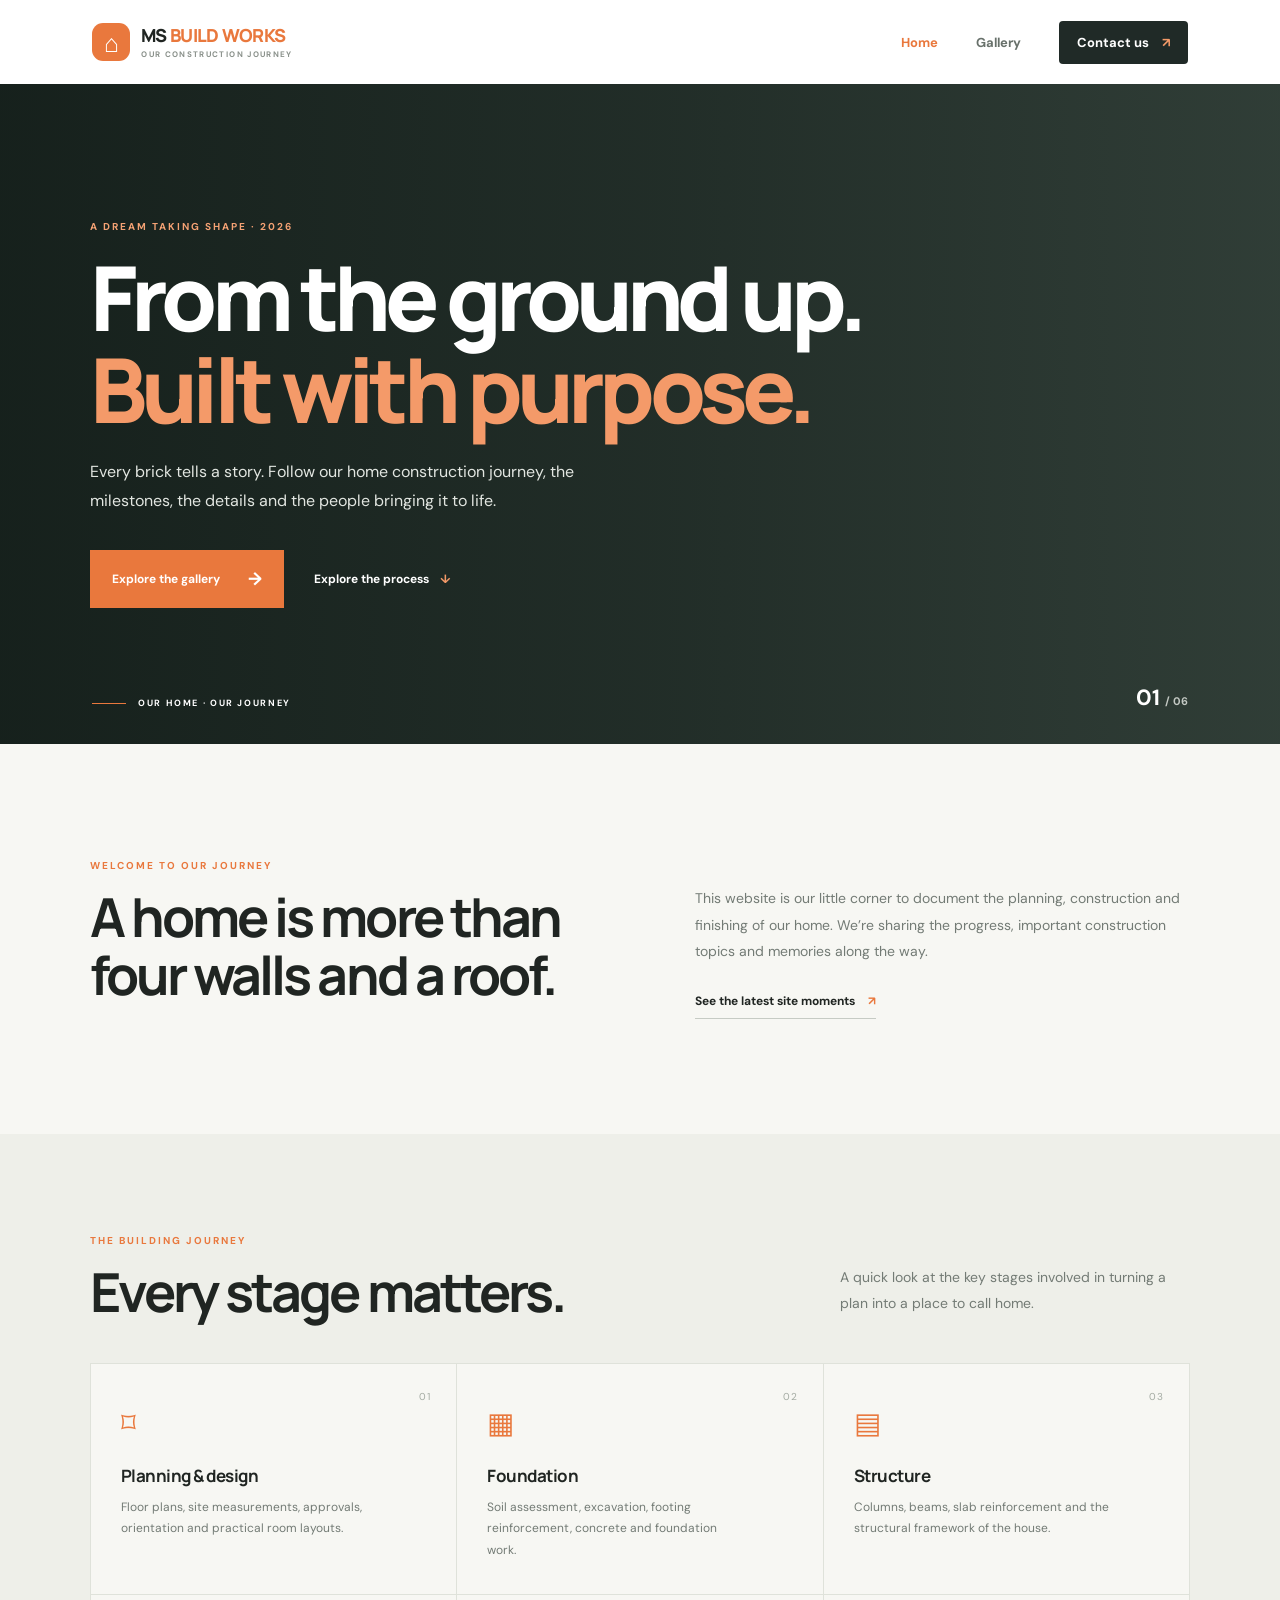
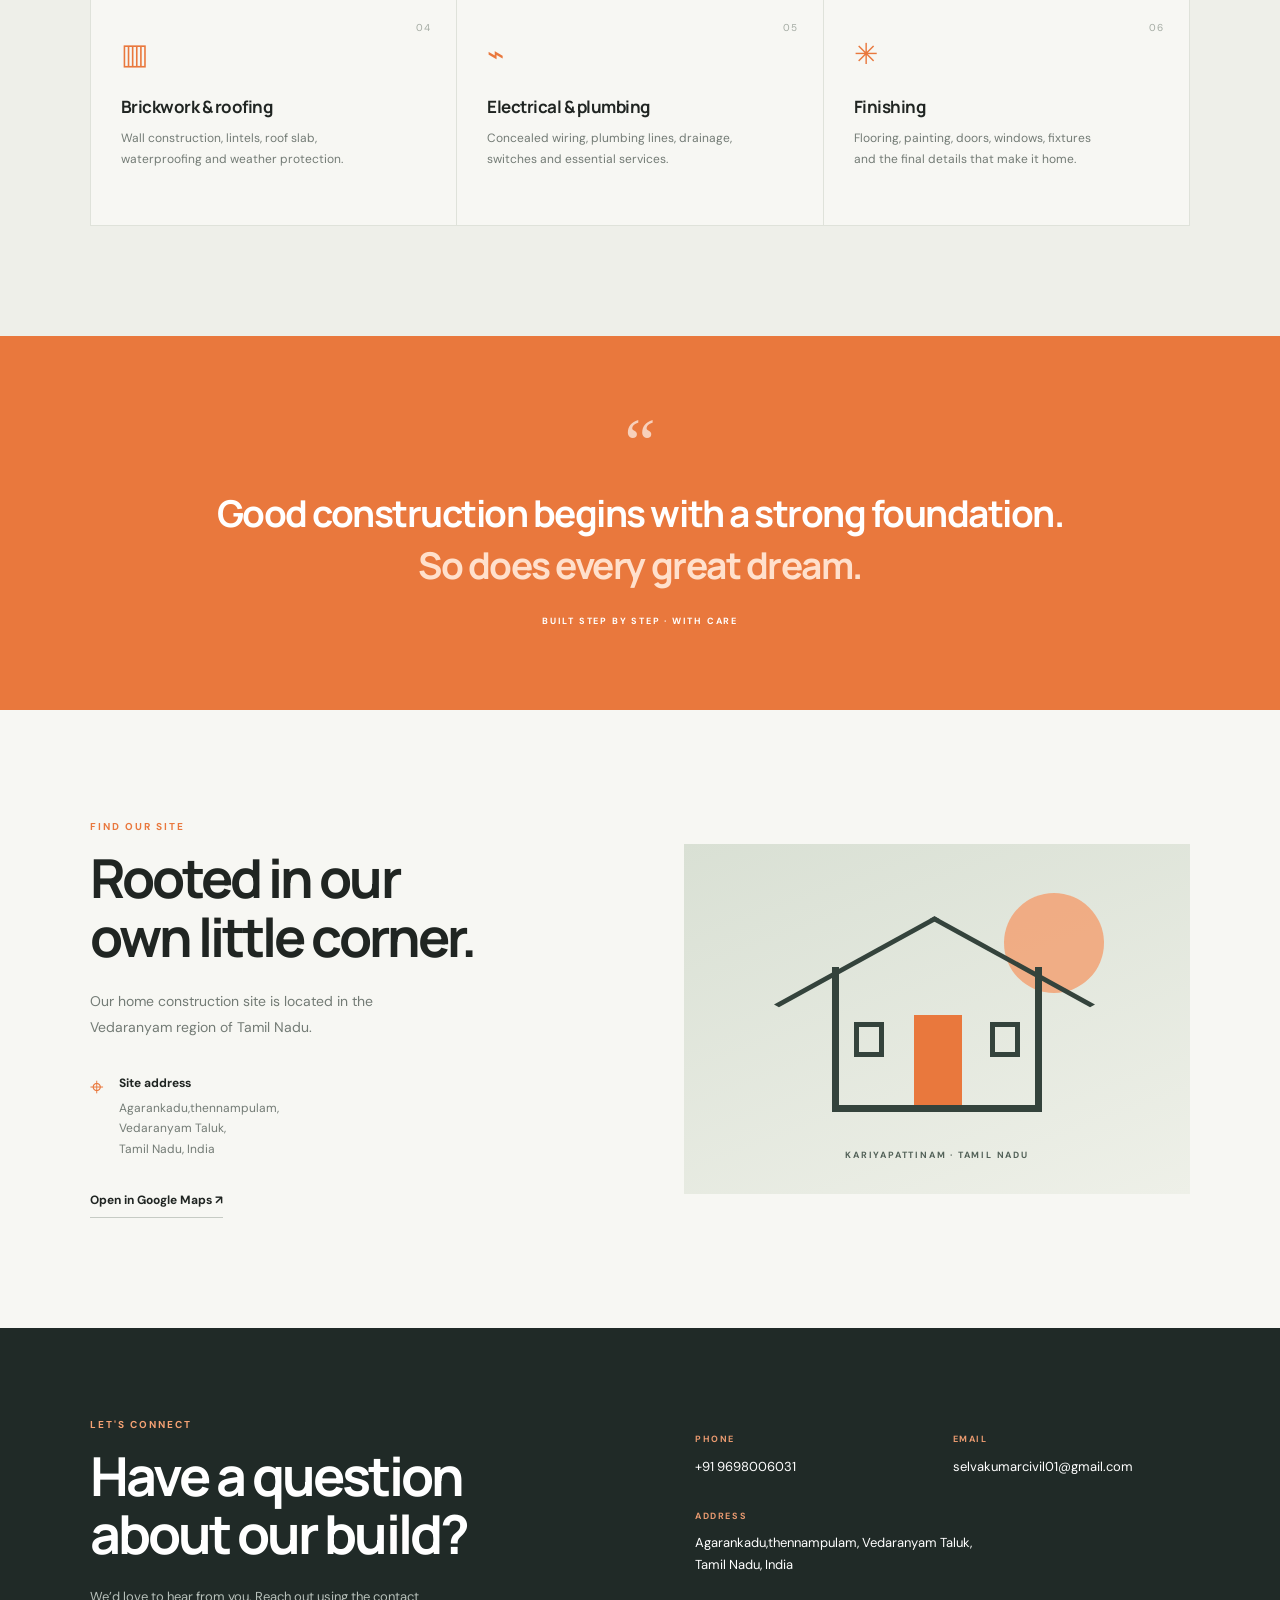
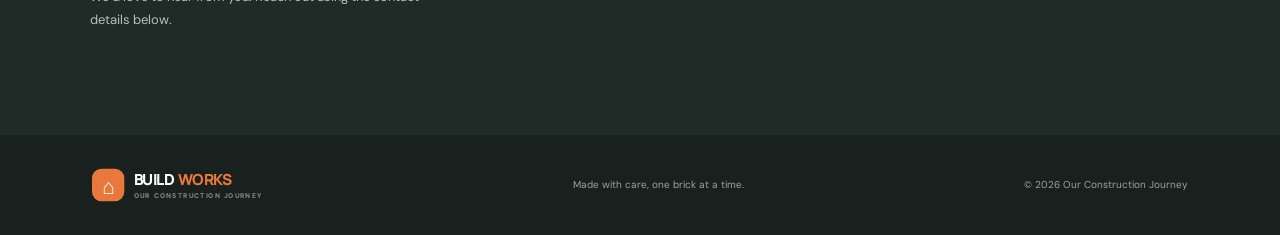
<file: index.html>
<!DOCTYPE html>
<html lang="en">
<head>
  <meta charset="UTF-8">
  <meta name="viewport" content="width=device-width, initial-scale=1.0">
  <meta name="description" content="Follow our home construction journey, from foundation to finishing.">
  <title>MS BUILD WORKS</title>
  <link rel="preconnect" href="https://fonts.googleapis.com">
  <link rel="preconnect" href="https://fonts.gstatic.com" crossorigin>
  <link href="https://fonts.googleapis.com/css2?family=DM+Sans:wght@400;500;600;700&family=Manrope:wght@400;500;600;700;800&display=swap" rel="stylesheet">
  <link rel="stylesheet" href="style.css">
</head>
<body>
  <header class="site-header">
    <a class="brand" href="index.html"><span class="brand-mark">⌂</span><span>MS <span class="brand-accent">BUILD WORKS</span><small>OUR CONSTRUCTION JOURNEY</small></span></a>
    <button class="menu-toggle" aria-label="Open navigation" aria-expanded="false">☰</button>
    <nav class="nav">
      <a class="active" href="index.html">Home</a>
      <a href="gallery.html">Gallery</a>
      <a class="nav-cta" href="#contact">Contact us <span>↗</span></a>
    </nav>
  </header>

  <main>
    <section class="hero">
      <div class="hero-shade"></div>
      <div class="hero-content">
        <p class="eyebrow light">A DREAM TAKING SHAPE · 2026</p>
        <h1>From the ground up.<br><span>Built with purpose.</span></h1>
        <p class="hero-copy">Every brick tells a story. Follow our home construction journey, the milestones, the details and the people bringing it to life.</p>
        <div class="hero-actions">
          <a class="button button-primary" href="gallery.html">Explore the gallery <span>→</span></a>
          <a class="text-link light-link" href="#journey">Explore the process <span>↓</span></a>
        </div>
      </div>
      <div class="hero-caption"><span class="caption-line"></span> OUR HOME · OUR JOURNEY</div>
      <div class="hero-number">01 <span>/ 06</span></div>
    </section>

    <section class="intro section-wrap">
      <div>
        <p class="eyebrow">WELCOME TO OUR JOURNEY</p>
        <h2>A home is more than<br>four walls and a roof.</h2>
      </div>
      <div class="intro-copy">
        <p>This website is our little corner to document the planning, construction and finishing of our home. We’re sharing the progress, important construction topics and memories along the way.</p>
        <a class="underlined-link" href="gallery.html">See the latest site moments <span>↗</span></a>
      </div>
    </section>

    <section class="journey-section" id="journey">
      <div class="section-wrap">
        <div class="section-heading">
          <div><p class="eyebrow">THE BUILDING JOURNEY</p><h2>Every stage matters.</h2></div>
          <p class="muted">A quick look at the key stages involved in turning a plan into a place to call home.</p>
        </div>
        <div class="topic-grid">
          <article class="topic-card"><span class="topic-index">01</span><div class="topic-icon">⌑</div><h3>Planning & design</h3><p>Floor plans, site measurements, approvals, orientation and practical room layouts.</p></article>
          <article class="topic-card"><span class="topic-index">02</span><div class="topic-icon">▦</div><h3>Foundation</h3><p>Soil assessment, excavation, footing reinforcement, concrete and foundation work.</p></article>
          <article class="topic-card"><span class="topic-index">03</span><div class="topic-icon">▤</div><h3>Structure</h3><p>Columns, beams, slab reinforcement and the structural framework of the house.</p></article>
          <article class="topic-card"><span class="topic-index">04</span><div class="topic-icon">▥</div><h3>Brickwork & roofing</h3><p>Wall construction, lintels, roof slab, waterproofing and weather protection.</p></article>
          <article class="topic-card"><span class="topic-index">05</span><div class="topic-icon">⌁</div><h3>Electrical & plumbing</h3><p>Concealed wiring, plumbing lines, drainage, switches and essential services.</p></article>
          <article class="topic-card"><span class="topic-index">06</span><div class="topic-icon">✳</div><h3>Finishing</h3><p>Flooring, painting, doors, windows, fixtures and the final details that make it home.</p></article>
        </div>
      </div>
    </section>

    <section class="quote-band">
      <div class="quote-mark">“</div>
      <blockquote>Good construction begins with a strong foundation.<br><span>So does every great dream.</span></blockquote>
      <p>BUILT STEP BY STEP · WITH CARE</p>
    </section>

    <section class="location-section section-wrap">
      <div class="location-copy">
        <p class="eyebrow">FIND OUR SITE</p>
        <h2>Rooted in our<br>own little corner.</h2>
        <p class="muted">Our home construction site is located in the Vedaranyam region of Tamil Nadu.</p>
        <div class="address-row"><span class="contact-icon">⌖</span><div><strong>Site address</strong><p>Agarankadu,thennampulam,<br> Vedaranyam Taluk,<br>Tamil Nadu, India</p></div></div>
        <a class="underlined-link" href="https://maps.app.goo.gl/EeJBjtd6zs7DAYnk9" target="_blank" rel="noopener">Open in Google Maps ↗</a>
      </div>
      <div class="location-art">
        <div class="location-art-inner"><span class="sun"></span><div class="house-outline"><span></span><i></i><b></b></div><p>KARIYAPATTINAM · TAMIL NADU</p></div>
      </div>
    </section>

    <section class="contact-section" id="contact">
      <div class="section-wrap contact-layout">
        <div><p class="eyebrow light">LET'S CONNECT</p><h2>Have a question<br>about our build?</h2><p class="contact-note">We’d love to hear from you. Reach out using the contact details below.</p></div>
        <div class="contact-details">
          <div><span>PHONE</span><a href="tel:+919698006031">+91 9698006031</a></div>
          <div><span>EMAIL</span><a href="mailto:selvakumarcivil01@gmail.com">selvakumarcivil01@gmail.com</a></div>
          <div><span>ADDRESS</span><p>Agarankadu,thennampulam, Vedaranyam Taluk,<br>Tamil Nadu, India</p></div>
        </div>
      </div>
    </section>
  </main>

  <footer class="footer"><a class="brand footer-brand" href="index.html"><span class="brand-mark">⌂</span><span>BUILD <span class="brand-accent">WORKS</span><small>OUR CONSTRUCTION JOURNEY</small></span></a><p>Made with care, one brick at a time.</p><span>© <span id="year"></span> Our Construction Journey</span></footer>
  <script src="script.js"></script>
</body>
</html>
</file>
<file: style.css>
:root{--ink:#202522;--muted:#737b75;--paper:#f7f7f3;--white:#fff;--orange:#e9783d;--deep:#202a27;--line:#e4e6df}
*{box-sizing:border-box}html{scroll-behavior:smooth}body{margin:0;background:var(--paper);color:var(--ink);font-family:"DM Sans",sans-serif}h1,h2,h3,p,figure{margin-top:0}h1,h2,h3,.brand{font-family:Manrope,sans-serif}h1{font-size:clamp(3rem,7vw,6.4rem);line-height:1.02;letter-spacing:-.065em;font-weight:800;margin:18px 0 24px}h2{font-size:clamp(2.2rem,4.2vw,3.7rem);line-height:1.08;letter-spacing:-.055em;margin:12px 0 0}h3{letter-spacing:-.03em}.site-header{height:84px;padding:0 7.2%;display:flex;align-items:center;justify-content:space-between;background:#fff;position:relative;z-index:5}.brand{display:flex;align-items:center;gap:11px;text-decoration:none;color:var(--ink);font-weight:800;letter-spacing:-.04em;font-size:18px;line-height:1}.brand-mark{display:grid;place-items:center;width:38px;height:38px;background:var(--orange);color:#fff;border-radius:11px;font-size:25px}.brand-accent{color:var(--orange)}.brand small{display:block;font-family:"DM Sans",sans-serif;font-size:8px;letter-spacing:.17em;color:#8a918b;margin-top:6px;font-weight:700}.nav{display:flex;align-items:center;gap:38px}.nav a{font-size:13px;font-weight:700;text-decoration:none;color:#68716b}.nav a.active,.nav a:hover{color:var(--orange)}.nav .nav-cta{background:var(--deep);color:white;padding:13px 18px;border-radius:4px}.nav-cta span{color:#f39a68;margin-left:10px}.menu-toggle{display:none;border:0;background:none;font-size:25px}.hero{min-height:660px;position:relative;display:flex;align-items:center;background:#34423b url("https://images.unsplash.com/photo-1503387762-592deb58ef4e?auto=format&fit=crop&w=2200&q=85") center 48%/cover no-repeat;color:#fff}.hero-shade{position:absolute;inset:0;background:linear-gradient(90deg,rgba(18,28,24,.88),rgba(18,28,24,.54) 52%,rgba(18,28,24,.12))}.hero-content{position:relative;z-index:1;width:min(1100px,86%);margin:0 auto;padding:85px 0}.hero h1 span,.gallery-hero h1 span{color:#f49a69}.eyebrow{font-size:10px;letter-spacing:.2em;font-weight:700;color:var(--orange);margin:0 0 16px}.eyebrow.light{color:#f5a274}.hero-copy{font-size:16px;line-height:1.8;color:#e2e6e1;max-width:510px}.hero-actions{display:flex;align-items:center;gap:30px;margin-top:34px}.button{display:inline-flex;align-items:center;gap:28px;padding:17px 22px;text-decoration:none;font-size:12px;font-weight:700}.button-primary{background:var(--orange);color:white}.button-primary span{font-size:18px}.text-link{font-size:12px;font-weight:700;text-decoration:none}.light-link{color:#fff}.light-link span{color:#f49a69;margin-left:8px}.hero-caption{position:absolute;bottom:35px;left:7.2%;font-size:9px;letter-spacing:.18em;font-weight:700;display:flex;align-items:center;gap:12px}.caption-line{width:34px;height:1px;background:var(--orange)}.hero-number{position:absolute;right:7.2%;bottom:32px;font-size:22px;font-weight:700}.hero-number span{font-size:11px;color:#c4c9c4}.section-wrap{width:min(1100px,86%);margin:0 auto}.intro{display:grid;grid-template-columns:1fr 1fr;gap:10%;padding-top:115px;padding-bottom:115px}.intro-copy{padding-top:26px}.intro-copy p,.muted{font-size:14px;line-height:1.9;color:var(--muted)}.underlined-link{display:inline-block;margin-top:14px;color:var(--ink);font-size:12px;font-weight:700;text-decoration:none;border-bottom:1px solid #c6cbc4;padding-bottom:9px}.underlined-link span{color:var(--orange);margin-left:10px}.journey-section{background:#eeefe9;padding:100px 0 110px}.section-heading{display:flex;justify-content:space-between;align-items:end;gap:35px;margin-bottom:42px}.section-heading>.muted{max-width:350px;margin-bottom:4px}.topic-grid{display:grid;grid-template-columns:repeat(3,1fr);gap:1px;background:#dfe2da;border:1px solid #dfe2da}.topic-card{background:#f7f7f3;padding:30px;min-height:230px;position:relative}.topic-index{position:absolute;right:25px;top:26px;font-size:10px;color:#a3aaa2;letter-spacing:.1em}.topic-icon{font-size:29px;color:var(--orange);margin:10px 0 22px}.topic-card h3{font-size:17px;margin-bottom:10px}.topic-card p{font-size:12px;line-height:1.8;color:var(--muted);margin:0;max-width:260px}.quote-band{background:var(--orange);color:#fff;text-align:center;padding:83px 20px}.quote-mark{font-family:Georgia,serif;font-size:70px;line-height:.7;opacity:.65}.quote-band blockquote{font-family:Manrope,sans-serif;font-size:clamp(22px,3.3vw,37px);font-weight:700;line-height:1.4;letter-spacing:-.04em;margin:20px 0}.quote-band blockquote span{color:#ffe0cc}.quote-band p{font-size:9px;letter-spacing:.2em;font-weight:700;margin:24px 0 0}.location-section{display:grid;grid-template-columns:1fr 1fr;gap:8%;align-items:center;padding-top:110px;padding-bottom:110px}.location-copy>.muted{max-width:360px;margin:22px 0 30px}.address-row{display:flex;gap:15px;margin-bottom:13px}.contact-icon{font-size:24px;color:var(--orange)}.address-row strong{font-size:12px}.address-row p{font-size:12px;line-height:1.7;color:var(--muted);margin:6px 0}.location-art{height:350px;background:#e9e9df;display:grid;place-items:center;overflow:hidden}.location-art-inner{height:100%;width:100%;position:relative;display:grid;place-items:center;background:linear-gradient(160deg,#d9e0d4,#eef0e8)}.sun{position:absolute;width:100px;height:100px;border-radius:50%;background:#f2a77c;right:17%;top:14%;opacity:.9}.house-outline{width:210px;height:145px;border:7px solid #34433c;border-top:0;position:relative;margin-top:40px}.house-outline:before{content:"";position:absolute;left:-18px;top:-76px;width:220px;height:220px;border-left:7px solid #34433c;border-top:7px solid #34433c;transform:scaleY(.55) rotate(45deg);transform-origin:center}.house-outline span{position:absolute;bottom:0;left:75px;width:48px;height:90px;background:#e9783d}.house-outline i,.house-outline b{position:absolute;bottom:48px;width:30px;height:35px;border:5px solid #34433c}.house-outline i{left:15px}.house-outline b{right:15px}.location-art-inner>p{position:absolute;bottom:24px;font-size:9px;letter-spacing:.2em;font-weight:700;color:#526158}.contact-section{background:var(--deep);color:#fff;padding:90px 0}.contact-layout{display:grid;grid-template-columns:1fr 1fr;gap:10%;align-items:start}.contact-note{color:#b7c0ba;font-size:13px;line-height:1.8;max-width:350px;margin-top:22px}.contact-details{display:grid;grid-template-columns:1fr 1fr;gap:32px 20px;padding-top:15px}.contact-details div:last-child{grid-column:1/-1}.contact-details span{display:block;color:#e99a70;font-size:9px;letter-spacing:.18em;font-weight:700;margin-bottom:10px}.contact-details a,.contact-details p{color:#fff;text-decoration:none;font-size:13px;line-height:1.7;margin:0}.footer{min-height:100px;background:#19211e;color:#9ba59e;padding:25px 7.2%;display:flex;align-items:center;justify-content:space-between;gap:20px}.footer-brand{color:white;transform:scale(.85);transform-origin:left center}.footer p,.footer>span{font-size:10px;margin:0}.gallery-hero{background:linear-gradient(90deg,rgba(20,30,26,.91),rgba(20,30,26,.5)),url("https://images.unsplash.com/photo-1541888946425-d81bb19240f5?auto=format&fit=crop&w=2000&q=85") center/cover;color:white;padding:100px 0 90px;min-height:410px}.gallery-hero-content{position:relative}.gallery-hero h1{font-size:clamp(3rem,6vw,5.3rem);margin-bottom:18px}.gallery-hero-content>p:not(.eyebrow){max-width:480px;color:#d9dfda;font-size:14px;line-height:1.8}.gallery-stats{display:flex;gap:45px;margin-top:38px}.gallery-stats div{display:flex;flex-direction:column;gap:5px}.gallery-stats strong{font:800 24px Manrope;color:#f49a69}.gallery-stats span{font-size:8px;letter-spacing:.18em;font-weight:700}.gallery-main{padding-top:95px;padding-bottom:110px}.gallery-heading{margin-bottom:28px}.filter-row{display:flex;gap:9px;flex-wrap:wrap;margin-bottom:30px}.filter-button{border:1px solid #dfe2da;background:transparent;color:#68716b;padding:10px 16px;font:700 10px "DM Sans";cursor:pointer}.filter-button.active,.filter-button:hover{background:var(--deep);border-color:var(--deep);color:#fff}.photo-grid{display:grid;grid-template-columns:repeat(3,1fr);gap:20px}.photo-card{margin:0;position:relative;min-height:280px;background:#e8e9e1;overflow:hidden}.photo-card.photo-large{grid-column:span 2}.photo-card img{width:100%;height:280px;object-fit:cover;display:block;transition:transform .5s}.photo-card:hover img{transform:scale(1.04)}.photo-placeholder{height:280px;display:none;flex-direction:column;justify-content:center;align-items:center;text-align:center;background:linear-gradient(135deg,#dfe5dc,#cbd4ca);color:#39463e;padding:20px}.photo-placeholder span{font:800 35px Manrope;color:#e9783d}.photo-placeholder strong{font:700 15px Manrope;margin:7px 0}.photo-placeholder small{font-size:10px;color:#68766d}.photo-card figcaption{position:absolute;bottom:0;left:0;right:0;padding:35px 20px 17px;color:#fff;background:linear-gradient(transparent,rgba(15,24,20,.82));display:flex;flex-direction:column;gap:5px}.photo-card figcaption span{font-size:8px;letter-spacing:.17em;color:#f4a47b;font-weight:700}.photo-card figcaption strong{font:700 15px Manrope}.photo-card[hidden]{display:none}.video-section{background:#202a27;color:#fff;padding:95px 0 100px}.video-section .section-heading{margin-bottom:35px}.video-intro{font-size:13px;line-height:1.8;color:#b8c1bb;max-width:320px}.video-grid{display:grid;grid-template-columns:1fr 1fr;gap:24px}.video-frame{aspect-ratio:16/9;position:relative;background:#35423b;overflow:hidden}.video-frame iframe{position:absolute;inset:0;width:100%;height:100%;border:0;z-index:2}.video-placeholder{position:absolute;inset:0;display:flex;align-items:center;justify-content:center;flex-direction:column;gap:9px;background:linear-gradient(135deg,#35433b,#202a27);color:#fff}.video-placeholder span{display:grid;place-items:center;width:48px;height:48px;border-radius:50%;background:var(--orange);font-size:17px;padding-left:3px}.video-placeholder strong{font:700 14px Manrope}.video-placeholder small{font-size:10px;color:#c0c9c2}.video-meta{padding:17px 0}.video-meta span{font-size:8px;letter-spacing:.18em;color:#f4a47b;font-weight:700}.video-meta h3{font-size:16px;margin:6px 0}.video-help{font-size:11px;line-height:1.8;color:#aeb9b1;margin:20px 0 0}.video-help code{color:#ffc19e;background:#34413a;padding:2px 5px}
@media(max-width:760px){.site-header{height:72px;padding:0 6%}.menu-toggle{display:block;color:var(--ink)}.nav{display:none;position:absolute;top:72px;left:0;right:0;background:#fff;padding:20px 6%;flex-direction:column;align-items:stretch;gap:20px;box-shadow:0 12px 20px #00000012}.nav.open{display:flex}.nav .nav-cta{text-align:center}.hero{min-height:590px;background-position:58% center}.hero-content{width:88%;padding:75px 0}.hero-caption{left:6%}.hero-number{right:6%}.intro,.location-section,.contact-layout{grid-template-columns:1fr;gap:25px;padding-top:75px;padding-bottom:75px}.intro-copy{padding-top:0}.journey-section,.gallery-main,.video-section{padding-top:75px;padding-bottom:75px}.topic-grid{grid-template-columns:1fr 1fr}.topic-card{padding:22px;min-height:220px}.section-heading{align-items:start;flex-direction:column;gap:12px;margin-bottom:30px}.section-heading>.muted{max-width:100%}.location-art{height:280px}.contact-section{padding:75px 0}.contact-details{padding-top:10px}.footer{padding:25px 6%;flex-wrap:wrap}.footer p{order:3;width:100%}.gallery-hero{padding:80px 0 70px;min-height:390px}.photo-grid{grid-template-columns:1fr 1fr;gap:12px}.photo-card,.photo-card.photo-large{grid-column:span 1;min-height:230px}.photo-card img,.photo-placeholder{height:230px}.video-grid{grid-template-columns:1fr}}@media(max-width:480px){h1{font-size:3.2rem}.hero-actions{align-items:flex-start;flex-direction:column;gap:20px}.topic-grid{grid-template-columns:1fr}.topic-card{min-height:190px}.photo-grid{grid-template-columns:1fr}.photo-card,.photo-card.photo-large{grid-column:span 1}.photo-card img,.photo-placeholder{height:250px}.contact-details{grid-template-columns:1fr}.contact-details div:last-child{grid-column:auto}.footer{align-items:flex-start;flex-direction:column}.footer p{order:0}.gallery-stats{gap:30px}}
</file>
